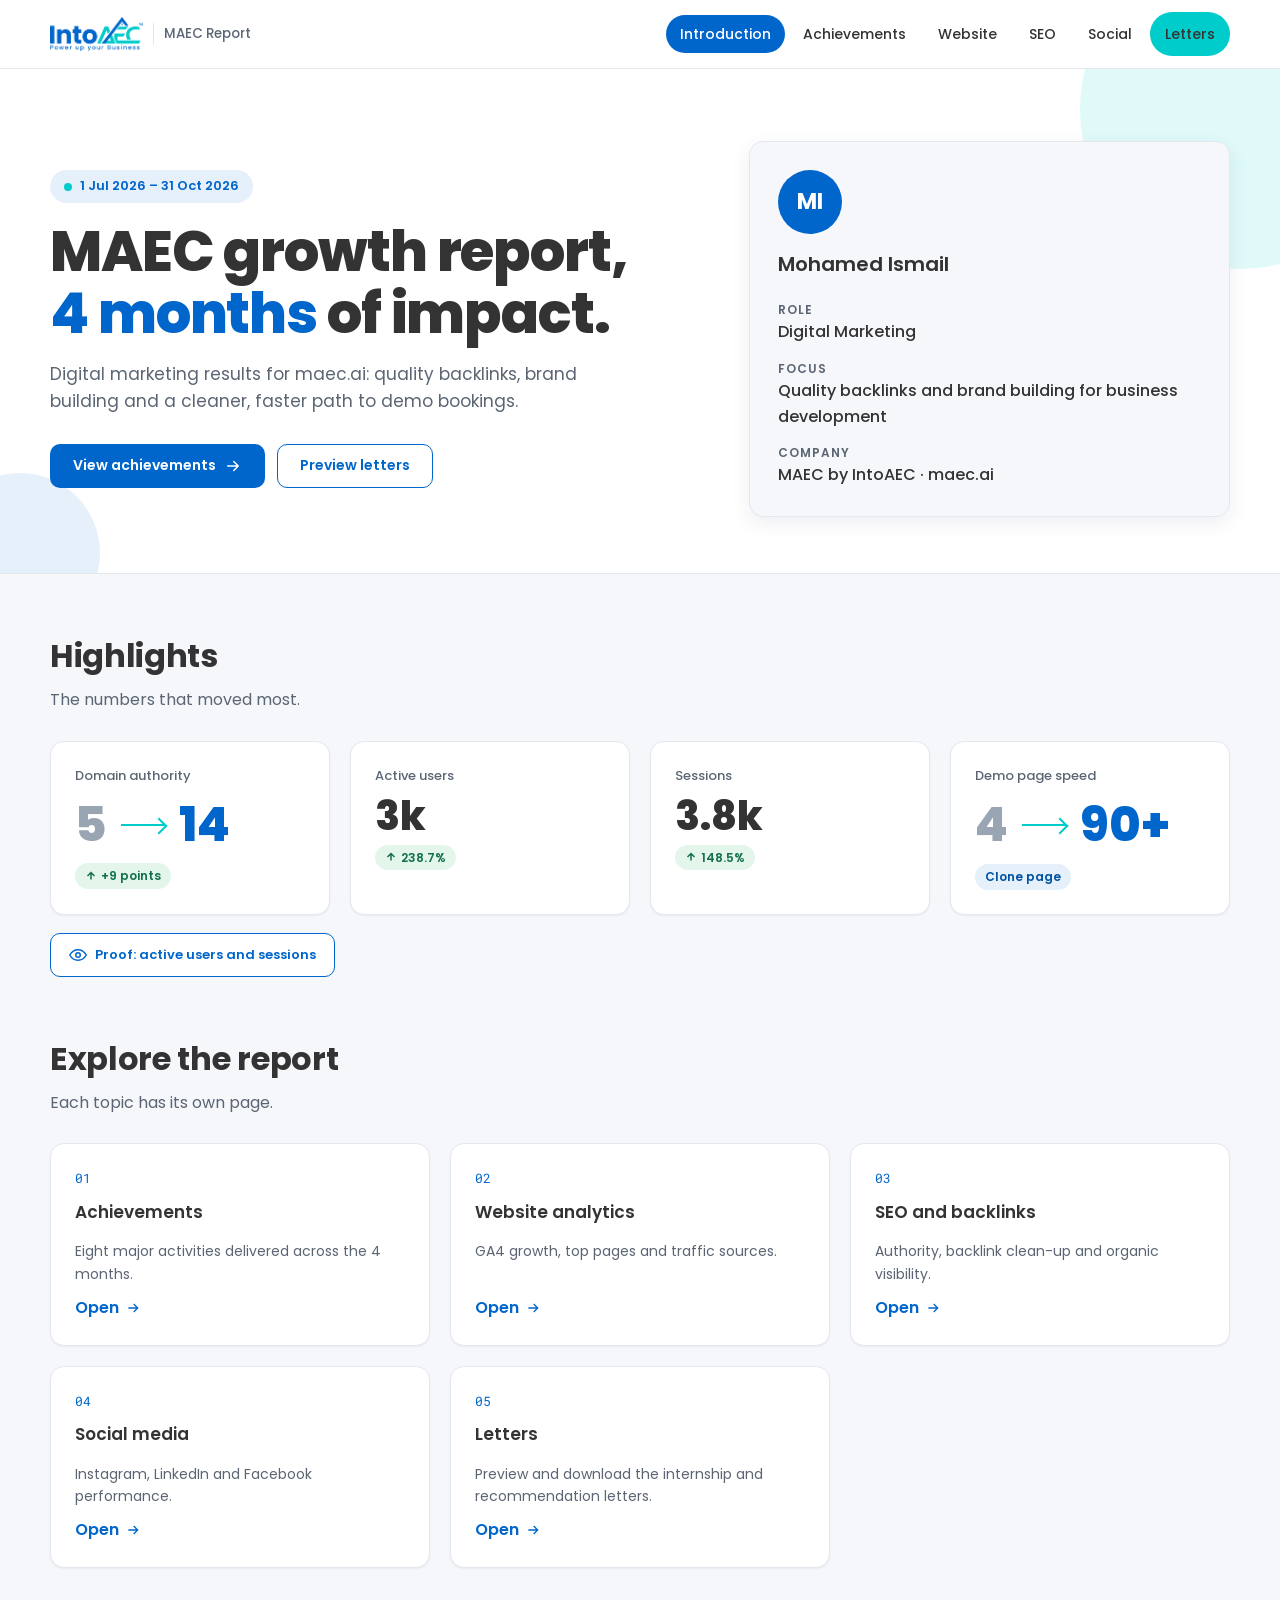
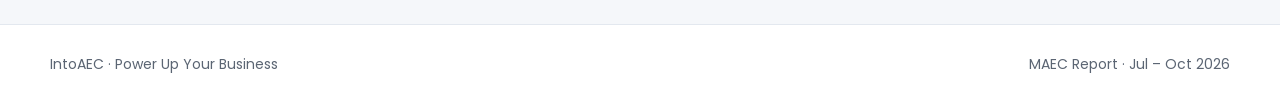
<file: index.html>
<!doctype html>
<html lang="en">
<head>
<meta charset="utf-8">
<meta name="viewport" content="width=device-width,initial-scale=1">
<title>MAEC Performance Report | Introduction</title>
<link rel="icon" href="assets/logo-mark.png">
<link rel="stylesheet" href="styles.css">
</head>
<body>
<header class="site-header"><div class="wrap">
  <a class="brand" href="index.html"><img src="assets/logo.png" alt="IntoAEC"><small>MAEC Report</small></a>
  <button class="menu-btn" aria-label="Open menu" aria-expanded="false"><span></span><span></span><span></span></button>
  <nav class="nav" aria-label="Main">
    <a href="index.html" aria-current="page">Introduction</a>
    <a href="achievements.html">Achievements</a>
    <a href="website.html">Website</a>
    <a href="seo.html">SEO</a>
    <a href="social.html">Social</a>
    <a class="btn btn-secondary btn-sm" href="letters.html">Letters</a>
  </nav>
</div></header>

<main>
<section class="hero">
  <span class="hero-shape a"></span><span class="hero-shape b"></span>
  <div class="wrap">
    <div>
      <span class="eyebrow reveal"><i></i>1 Jul 2026 – 31 Oct 2026</span>
      <h1 class="reveal" style="--d:.1s">MAEC growth report,<br><em>4 months</em> of impact.</h1>
      <p class="lead reveal" style="--d:.2s">Digital marketing results for maec.ai: quality backlinks, brand building and a cleaner, faster path to demo bookings.</p>
      <div class="cta-row reveal" style="--d:.3s">
        <a class="btn btn-primary" href="achievements.html">View achievements
          <svg viewBox="0 0 24 24"><path d="M5 12h14M13 6l6 6-6 6"/></svg></a>
        <a class="btn btn-outline" href="letters.html">Preview letters</a>
      </div>
    </div>
    <aside class="profile-card reveal" style="--d:.25s" aria-label="Intern profile">
      <div class="avatar" aria-hidden="true">MI</div>
      <h3 style="margin-top:14px;font-size:20px">Mohamed Ismail</h3>
      <dl>
        <div><dt>Role</dt><dd>Digital Marketing</dd></div>
        <div><dt>Focus</dt><dd>Quality backlinks and brand building for business development</dd></div>
        <div><dt>Company</dt><dd>MAEC by IntoAEC · maec.ai</dd></div>
      </dl>
    </aside>
  </div>
</section>

<section class="block">
  <div class="wrap">
    <div class="sec-head reveal"><h2>Highlights</h2><p>The numbers that moved most.</p></div>
    <div class="grid g4">
      <div class="card stat reveal"><div class="label">Domain authority</div>
        <div class="growth"><span class="from">5</span><span class="arrow"></span><span class="to">14</span></div>
        <span class="chip"><svg viewBox="0 0 24 24"><path d="M12 19V5M5 12l7-7 7 7"/></svg>+9 points</span></div>
      <div class="card stat reveal" style="--d:.08s"><div class="label">Active users</div>
        <div class="value" data-count="3" data-suf="k">3k</div>
        <span class="chip"><svg viewBox="0 0 24 24"><path d="M12 19V5M5 12l7-7 7 7"/></svg>238.7%</span></div>
      <div class="card stat reveal" style="--d:.16s"><div class="label">Sessions</div>
        <div class="value" data-count="3.8" data-dec="1" data-suf="k">3.8k</div>
        <span class="chip"><svg viewBox="0 0 24 24"><path d="M12 19V5M5 12l7-7 7 7"/></svg>148.5%</span></div>
      <div class="card stat reveal" style="--d:.24s"><div class="label">Demo page speed</div>
        <div class="growth"><span class="from">4</span><span class="arrow"></span><span class="to">90+</span></div>
        <span class="chip blue">Clone page</span></div>
    </div>
    <div class="proof-row reveal"><button type="button" class="btn btn-outline btn-sm" data-proof="assets/proofs/ga4-home.png" data-title="GA4 Home · MAEC Mexico" data-note="Google Analytics 4, MAEC Mexico property, 1 Jul – 31 Oct 2026, compared with the previous period." data-alt="GA4 home screen for the MAEC Mexico property showing 3k active users up 238.7 percent and 3.8k sessions up 148.5 percent for 1 Jul to 31 Oct 2026"><svg viewBox="0 0 24 24"><path d="M1 12s4-7 11-7 11 7 11 7-4 7-11 7S1 12 1 12z"/><circle cx="12" cy="12" r="3"/></svg>Proof: active users and sessions</button></div>
  </div>
</section>

<section class="block" style="padding-top:0">
  <div class="wrap">
    <div class="sec-head reveal"><h2>Explore the report</h2><p>Each topic has its own page.</p></div>
    <div class="grid g3">
      <a class="card hover navcard reveal" href="achievements.html"><span class="num">01</span><h3>Achievements</h3><p>Eight major activities delivered across the 4 months.</p><span class="go">Open <svg viewBox="0 0 24 24"><path d="M5 12h14M13 6l6 6-6 6"/></svg></span></a>
      <a class="card hover navcard reveal" style="--d:.08s" href="website.html"><span class="num">02</span><h3>Website analytics</h3><p>GA4 growth, top pages and traffic sources.</p><span class="go">Open <svg viewBox="0 0 24 24"><path d="M5 12h14M13 6l6 6-6 6"/></svg></span></a>
      <a class="card hover navcard reveal" style="--d:.16s" href="seo.html"><span class="num">03</span><h3>SEO and backlinks</h3><p>Authority, backlink clean-up and organic visibility.</p><span class="go">Open <svg viewBox="0 0 24 24"><path d="M5 12h14M13 6l6 6-6 6"/></svg></span></a>
      <a class="card hover navcard reveal" href="social.html"><span class="num">04</span><h3>Social media</h3><p>Instagram, LinkedIn and Facebook performance.</p><span class="go">Open <svg viewBox="0 0 24 24"><path d="M5 12h14M13 6l6 6-6 6"/></svg></span></a>
      <a class="card hover navcard reveal" style="--d:.08s" href="letters.html"><span class="num">05</span><h3>Letters</h3><p>Preview and download the internship and recommendation letters.</p><span class="go">Open <svg viewBox="0 0 24 24"><path d="M5 12h14M13 6l6 6-6 6"/></svg></span></a>
    </div>
  </div>
</section>
</main>

<footer class="site-footer"><div class="wrap"><span>IntoAEC · Power Up Your Business</span><span>MAEC Report · Jul – Oct 2026</span></div></footer>
<script src="app.js"></script>
</body>
</html>
</file>
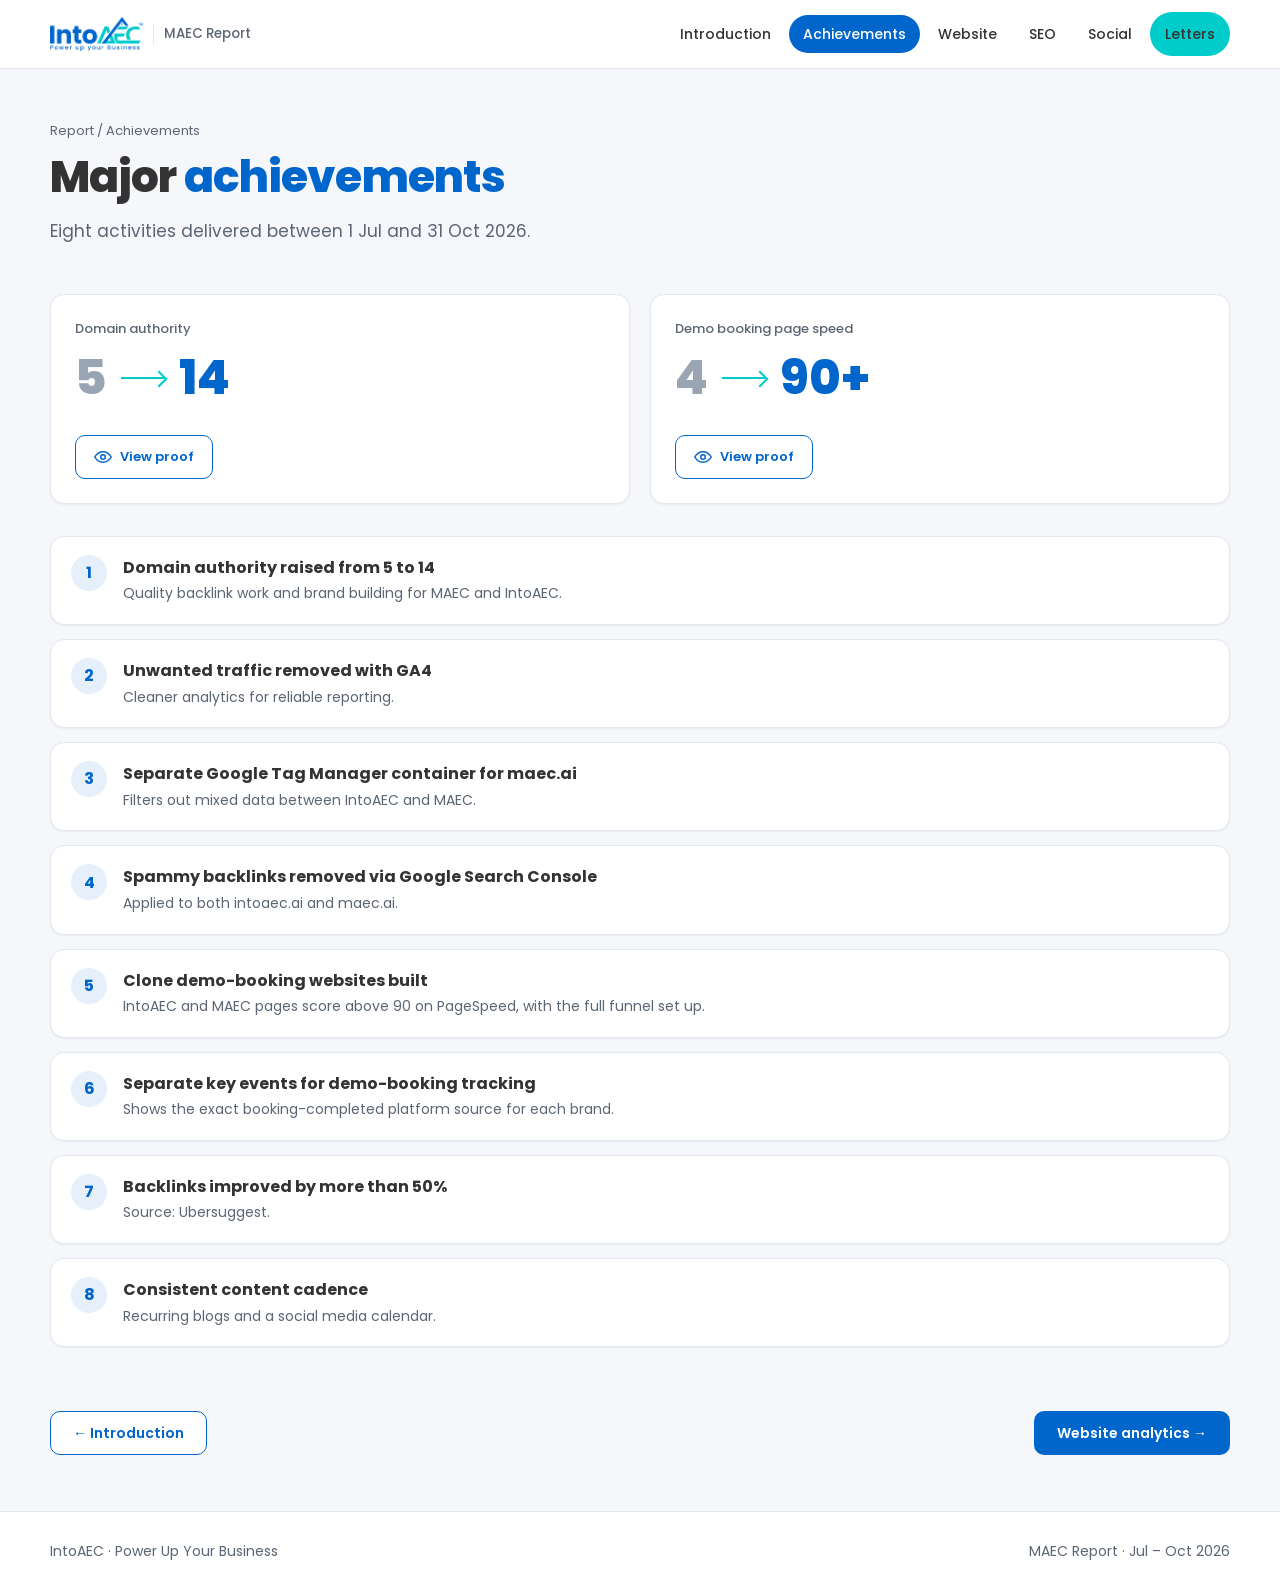
<file: achievements.html>
<!doctype html>
<html lang="en">
<head>
<meta charset="utf-8">
<meta name="viewport" content="width=device-width,initial-scale=1">
<title>MAEC Performance Report | Achievements</title>
<link rel="icon" href="assets/logo-mark.png">
<link rel="stylesheet" href="styles.css">
</head>
<body>
<header class="site-header"><div class="wrap">
  <a class="brand" href="index.html"><img src="assets/logo.png" alt="IntoAEC"><small>MAEC Report</small></a>
  <button class="menu-btn" aria-label="Open menu" aria-expanded="false"><span></span><span></span><span></span></button>
  <nav class="nav" aria-label="Main">
    <a href="index.html">Introduction</a>
    <a href="achievements.html" aria-current="page">Achievements</a>
    <a href="website.html">Website</a>
    <a href="seo.html">SEO</a>
    <a href="social.html">Social</a>
    <a class="btn btn-secondary btn-sm" href="letters.html">Letters</a>
  </nav>
</div></header>

<main class="wrap">
  <div class="page-title reveal">
    <span class="crumb">Report / Achievements</span>
    <h1>Major <em>achievements</em></h1>
    <p class="lead">Eight activities delivered between 1 Jul and 31 Oct 2026.</p>
  </div>

  <section class="block" style="padding-top:24px">
    <div class="grid g2" style="margin-bottom:32px">
      <div class="card stat reveal"><div class="label">Domain authority</div>
        <div class="growth"><span class="from">5</span><span class="arrow"></span><span class="to">14</span></div><div class="proof-row"><button type="button" class="btn btn-outline btn-sm" data-proof="assets/proofs/domain-authority.png" data-title="Moz · Domain authority" data-note="Moz Free Domain Authority Checker for intoaec.ai: Domain Authority 14, 120 linking root domains, 70 ranking keywords." data-alt="Moz Domain Authority Checker results for intoaec.ai showing Domain Authority 14, 120 linking root domains and 70 ranking keywords"><svg viewBox="0 0 24 24"><path d="M1 12s4-7 11-7 11 7 11 7-4 7-11 7S1 12 1 12z"/><circle cx="12" cy="12" r="3"/></svg>View proof</button></div></div>
      <div class="card stat reveal" style="--d:.1s"><div class="label">Demo booking page speed</div>
        <div class="growth"><span class="from">4</span><span class="arrow"></span><span class="to">90+</span></div><div class="proof-row"><button type="button" class="btn btn-outline btn-sm" data-proof="assets/proofs/pagespeed-before-after.png" data-title="PageSpeed · Before and after" data-note="Google PageSpeed Insights, mobile, report of 12 Nov 2026. Before: maec.ai/solicitar-demo, performance 7. After: demo-booking-maec.vercel.app, performance 98." data-alt="PageSpeed Insights mobile comparison. Before, maec.ai solicitar-demo scores 7 for performance. After, the new demo booking page scores 98 for performance, 96 accessibility and 100 best practices"><svg viewBox="0 0 24 24"><path d="M1 12s4-7 11-7 11 7 11 7-4 7-11 7S1 12 1 12z"/><circle cx="12" cy="12" r="3"/></svg>View proof</button></div></div>
    </div>

    <ol class="steps">
      <li class="reveal"><div><b>Domain authority raised from 5 to 14</b><span>Quality backlink work and brand building for MAEC and IntoAEC.</span></div></li>
      <li class="reveal"><div><b>Unwanted traffic removed with GA4</b><span>Cleaner analytics for reliable reporting.</span></div></li>
      <li class="reveal"><div><b>Separate Google Tag Manager container for maec.ai</b><span>Filters out mixed data between IntoAEC and MAEC.</span></div></li>
      <li class="reveal"><div><b>Spammy backlinks removed via Google Search Console</b><span>Applied to both intoaec.ai and maec.ai.</span></div></li>
      <li class="reveal"><div><b>Clone demo-booking websites built</b><span>IntoAEC and MAEC pages score above 90 on PageSpeed, with the full funnel set up.</span></div></li>
      <li class="reveal"><div><b>Separate key events for demo-booking tracking</b><span>Shows the exact booking-completed platform source for each brand.</span></div></li>
      <li class="reveal"><div><b>Backlinks improved by more than 50%</b><span>Source: Ubersuggest.</span></div></li>
      <li class="reveal"><div><b>Consistent content cadence</b><span>Recurring blogs and a social media calendar.</span></div></li>
    </ol>
  </section>

  <div class="pager">
    <a class="btn btn-outline" href="index.html">← Introduction</a>
    <a class="btn btn-primary" href="website.html">Website analytics →</a>
  </div>
</main>

<footer class="site-footer"><div class="wrap"><span>IntoAEC · Power Up Your Business</span><span>MAEC Report · Jul – Oct 2026</span></div></footer>
<script src="app.js"></script>
</body>
</html>
</file>
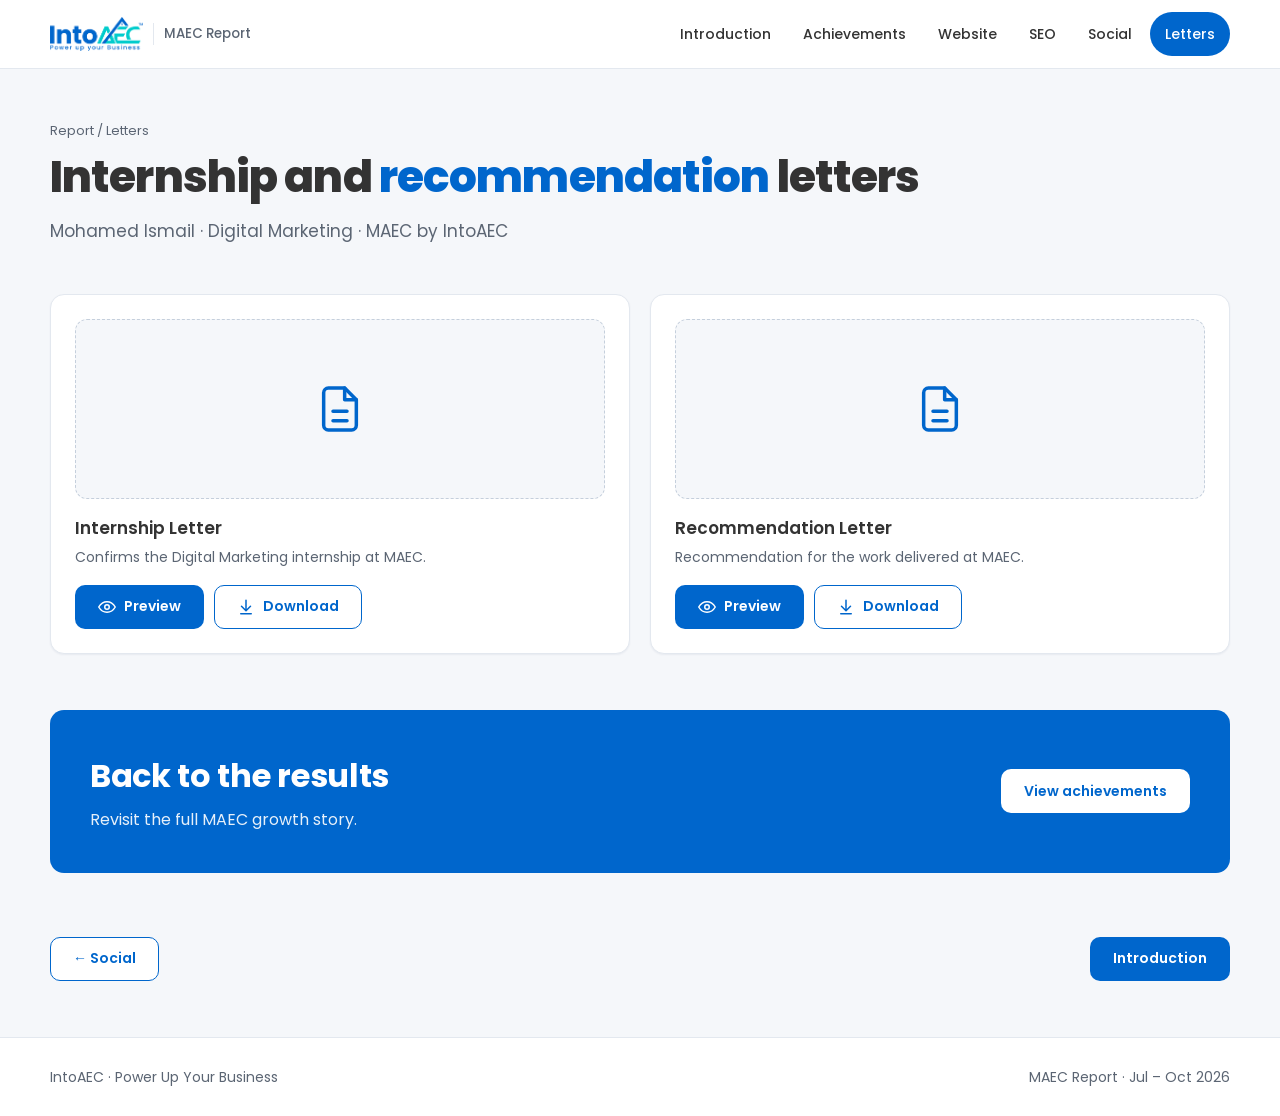
<file: letters.html>
<!doctype html>
<html lang="en">
<head>
<meta charset="utf-8">
<meta name="viewport" content="width=device-width,initial-scale=1">
<title>MAEC Performance Report | Letters</title>
<link rel="icon" href="assets/logo-mark.png">
<link rel="stylesheet" href="styles.css">
</head>
<body>
<header class="site-header"><div class="wrap">
  <a class="brand" href="index.html"><img src="assets/logo.png" alt="IntoAEC"><small>MAEC Report</small></a>
  <button class="menu-btn" aria-label="Open menu" aria-expanded="false"><span></span><span></span><span></span></button>
  <nav class="nav" aria-label="Main">
    <a href="index.html">Introduction</a>
    <a href="achievements.html">Achievements</a>
    <a href="website.html">Website</a>
    <a href="seo.html">SEO</a>
    <a href="social.html">Social</a>
    <a class="btn btn-secondary btn-sm" href="letters.html" aria-current="page">Letters</a>
  </nav>
</div></header>

<main class="wrap">
  <div class="page-title reveal">
    <span class="crumb">Report / Letters</span>
    <h1>Internship and <em>recommendation</em> letters</h1>
    <p class="lead">Mohamed Ismail · Digital Marketing · MAEC by IntoAEC</p>
  </div>

  <section class="block" style="padding-top:24px">
    <div class="grid g2">
      <article class="card letter reveal">
        <div class="doc"><svg viewBox="0 0 24 24" stroke-linecap="round" stroke-linejoin="round"><path d="M14 3H7a2 2 0 0 0-2 2v14a2 2 0 0 0 2 2h10a2 2 0 0 0 2-2V8z"/><path d="M14 3v5h5M9 13h6M9 17h6"/></svg></div>
        <div><h3>Internship Letter</h3><p style="margin:0;color:var(--muted);font-size:14px">Confirms the Digital Marketing internship at MAEC.</p></div>
        <div class="actions">
          <button class="btn btn-primary" data-preview="assets/letters/internship-letter.pdf" data-title="Internship Letter">
            <svg viewBox="0 0 24 24"><path d="M1 12s4-7 11-7 11 7 11 7-4 7-11 7S1 12 1 12z"/><circle cx="12" cy="12" r="3"/></svg>Preview</button>
          <a class="btn btn-outline" href="assets/letters/internship-letter.pdf" download>
            <svg viewBox="0 0 24 24"><path d="M12 3v12M6 11l6 6 6-6M5 21h14"/></svg>Download</a>
        </div>
      </article>
      <article class="card letter reveal" style="--d:.1s">
        <div class="doc"><svg viewBox="0 0 24 24" stroke-linecap="round" stroke-linejoin="round"><path d="M14 3H7a2 2 0 0 0-2 2v14a2 2 0 0 0 2 2h10a2 2 0 0 0 2-2V8z"/><path d="M14 3v5h5M9 13h6M9 17h6"/></svg></div>
        <div><h3>Recommendation Letter</h3><p style="margin:0;color:var(--muted);font-size:14px">Recommendation for the work delivered at MAEC.</p></div>
        <div class="actions">
          <button class="btn btn-primary" data-preview="assets/letters/recommendation-letter.pdf" data-title="Recommendation Letter">
            <svg viewBox="0 0 24 24"><path d="M1 12s4-7 11-7 11 7 11 7-4 7-11 7S1 12 1 12z"/><circle cx="12" cy="12" r="3"/></svg>Preview</button>
          <a class="btn btn-outline" href="assets/letters/recommendation-letter.pdf" download>
            <svg viewBox="0 0 24 24"><path d="M12 3v12M6 11l6 6 6-6M5 21h14"/></svg>Download</a>
        </div>
      </article>
    </div>
  </section>

  <section class="block" style="padding-top:0">
    <div class="cta-band reveal">
      <div><h2>Back to the results</h2><p>Revisit the full MAEC growth story.</p></div>
      <a class="btn btn-light" href="achievements.html">View achievements</a>
    </div>
  </section>

  <div class="pager">
    <a class="btn btn-outline" href="social.html">← Social</a>
    <a class="btn btn-primary" href="index.html">Introduction</a>
  </div>
</main>

<div class="modal" id="preview-modal" role="dialog" aria-modal="true" aria-label="Letter preview">
  <div class="modal-box">
    <div class="modal-bar">
      <b>Letter</b>
      <a class="btn btn-outline btn-sm dl" href="#" download>Download</a>
      <button class="btn btn-primary btn-sm close">Close</button>
    </div>
    <iframe title="Letter preview" src="about:blank"></iframe>
  </div>
</div>

<footer class="site-footer"><div class="wrap"><span>IntoAEC · Power Up Your Business</span><span>MAEC Report · Jul – Oct 2026</span></div></footer>
<script src="app.js"></script>
</body>
</html>
</file>
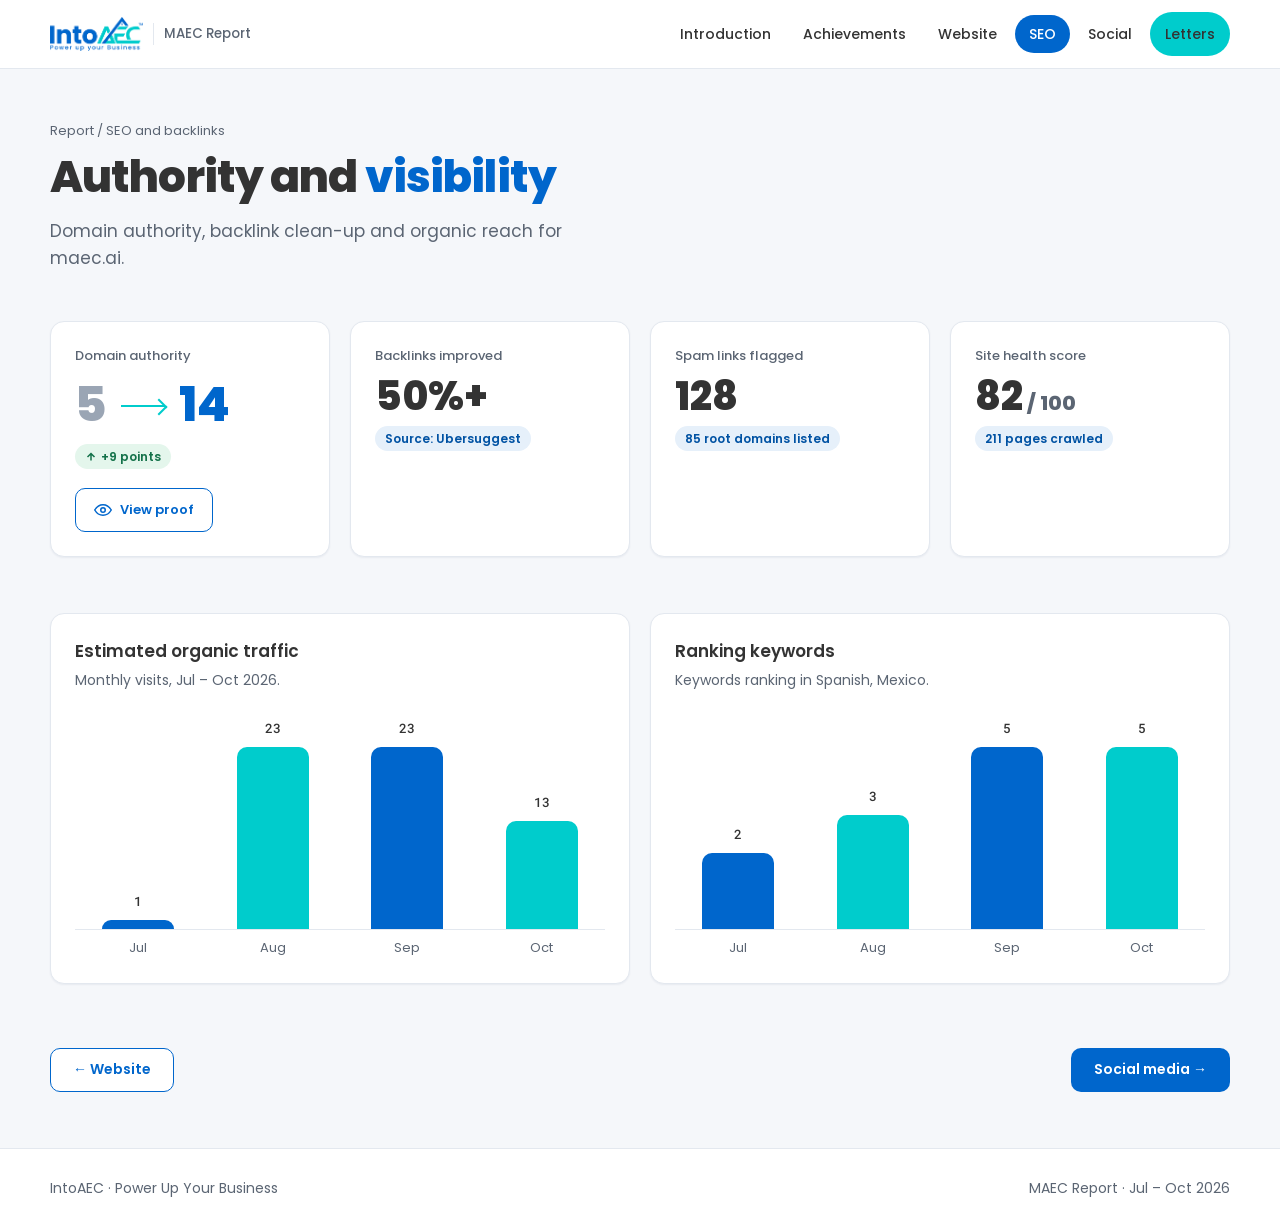
<file: seo.html>
<!doctype html>
<html lang="en">
<head>
<meta charset="utf-8">
<meta name="viewport" content="width=device-width,initial-scale=1">
<title>MAEC Performance Report | SEO</title>
<link rel="icon" href="assets/logo-mark.png">
<link rel="stylesheet" href="styles.css">
</head>
<body>
<header class="site-header"><div class="wrap">
  <a class="brand" href="index.html"><img src="assets/logo.png" alt="IntoAEC"><small>MAEC Report</small></a>
  <button class="menu-btn" aria-label="Open menu" aria-expanded="false"><span></span><span></span><span></span></button>
  <nav class="nav" aria-label="Main">
    <a href="index.html">Introduction</a>
    <a href="achievements.html">Achievements</a>
    <a href="website.html">Website</a>
    <a href="seo.html" aria-current="page">SEO</a>
    <a href="social.html">Social</a>
    <a class="btn btn-secondary btn-sm" href="letters.html">Letters</a>
  </nav>
</div></header>

<main class="wrap">
  <div class="page-title reveal">
    <span class="crumb">Report / SEO and backlinks</span>
    <h1>Authority and <em>visibility</em></h1>
    <p class="lead">Domain authority, backlink clean-up and organic reach for maec.ai.</p>
  </div>

  <section class="block" style="padding-top:24px">
    <div class="grid g4">
      <div class="card stat reveal"><div class="label">Domain authority</div>
        <div class="growth"><span class="from">5</span><span class="arrow"></span><span class="to">14</span></div>
        <span class="chip"><svg viewBox="0 0 24 24"><path d="M12 19V5M5 12l7-7 7 7"/></svg>+9 points</span>
        <div class="proof-row"><button type="button" class="btn btn-outline btn-sm" data-proof="assets/proofs/domain-authority.png" data-title="Moz · Domain authority" data-note="Moz Free Domain Authority Checker for intoaec.ai: Domain Authority 14, 120 linking root domains, 70 ranking keywords." data-alt="Moz Domain Authority Checker results for intoaec.ai showing Domain Authority 14, 120 linking root domains and 70 ranking keywords"><svg viewBox="0 0 24 24"><path d="M1 12s4-7 11-7 11 7 11 7-4 7-11 7S1 12 1 12z"/><circle cx="12" cy="12" r="3"/></svg>View proof</button></div></div>
      <div class="card stat reveal" style="--d:.08s"><div class="label">Backlinks improved</div>
        <div class="value" data-count="50" data-suf="%+">50%+</div>
        <span class="chip blue">Source: Ubersuggest</span></div>
      <div class="card stat reveal" style="--d:.16s"><div class="label">Spam links flagged</div>
        <div class="value" data-count="129">129</div>
        <span class="chip blue">85 root domains listed</span></div>
      <div class="card stat reveal" style="--d:.24s"><div class="label">Site health score</div>
        <div class="value"><span data-count="83">83</span><span style="font-size:20px;color:var(--muted)"> / 100</span></div>
        <span class="chip blue">211 pages crawled</span></div>
    </div>
  </section>

  <section class="block" style="padding-top:0">
    <div class="grid g2">
      <div class="card reveal">
        <h3>Estimated organic traffic</h3>
        <p style="margin:0 0 18px;color:var(--muted);font-size:14px">Monthly visits, Jul – Oct 2026.</p>
        <div class="cols">
          <div class="col"><span class="n">1</span><div class="fill" style="--h:4%"></div></div>
          <div class="col"><span class="n">23</span><div class="fill" style="--h:90%"></div></div>
          <div class="col"><span class="n">23</span><div class="fill" style="--h:90%"></div></div>
          <div class="col"><span class="n">13</span><div class="fill" style="--h:51%"></div></div>
        </div>
        <div class="col-labels"><span>Jul</span><span>Aug</span><span>Sep</span><span>Oct</span></div>
      </div>
      <div class="card reveal" style="--d:.1s">
        <h3>Ranking keywords</h3>
        <p style="margin:0 0 18px;color:var(--muted);font-size:14px">Keywords ranking in Spanish, Mexico.</p>
        <div class="cols">
          <div class="col"><span class="n">2</span><div class="fill" style="--h:36%"></div></div>
          <div class="col"><span class="n">3</span><div class="fill" style="--h:54%"></div></div>
          <div class="col"><span class="n">5</span><div class="fill" style="--h:90%"></div></div>
          <div class="col"><span class="n">5</span><div class="fill" style="--h:90%"></div></div>
        </div>
        <div class="col-labels"><span>Jul</span><span>Aug</span><span>Sep</span><span>Oct</span></div>
      </div>
    </div>
  </section>

  <div class="pager">
    <a class="btn btn-outline" href="website.html">← Website</a>
    <a class="btn btn-primary" href="social.html">Social media →</a>
  </div>
</main>

<footer class="site-footer"><div class="wrap"><span>IntoAEC · Power Up Your Business</span><span>MAEC Report · Jul – Oct 2026</span></div></footer>
<script src="app.js"></script>
</body>
</html>
</file>
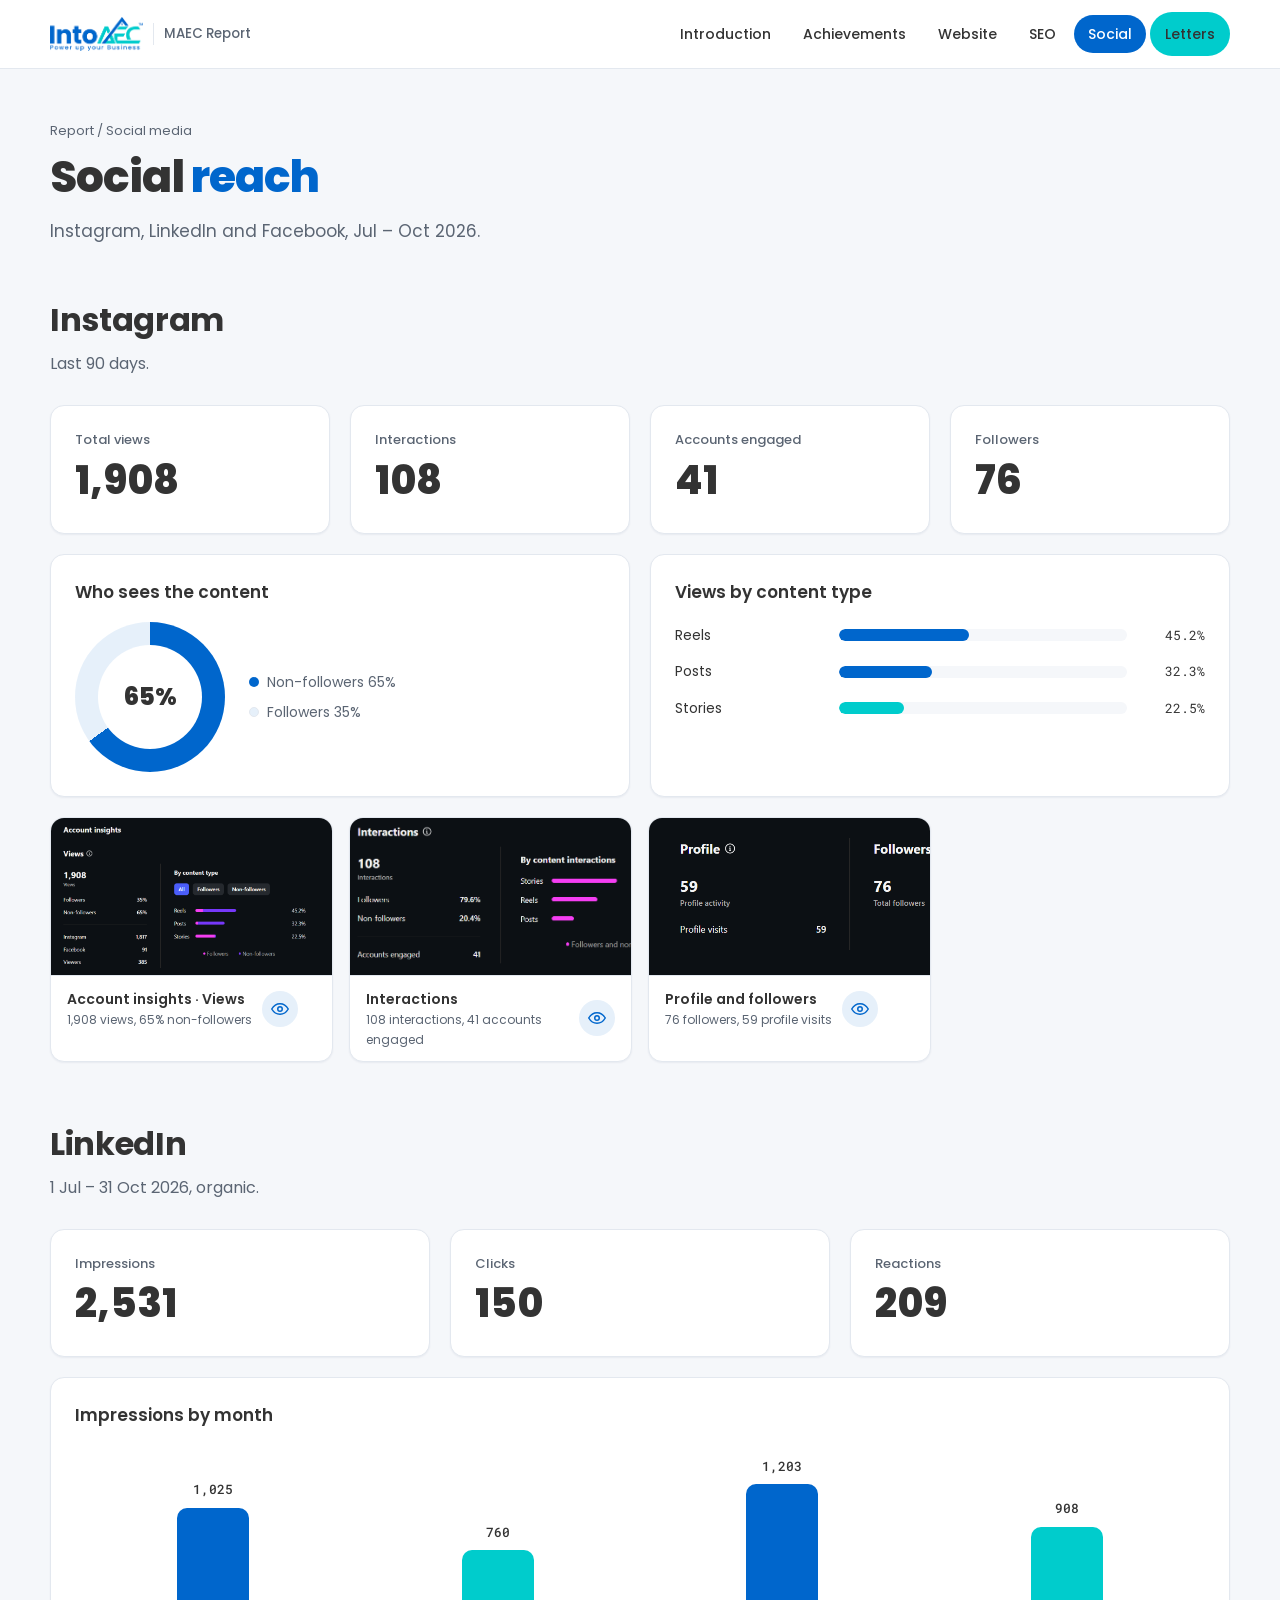
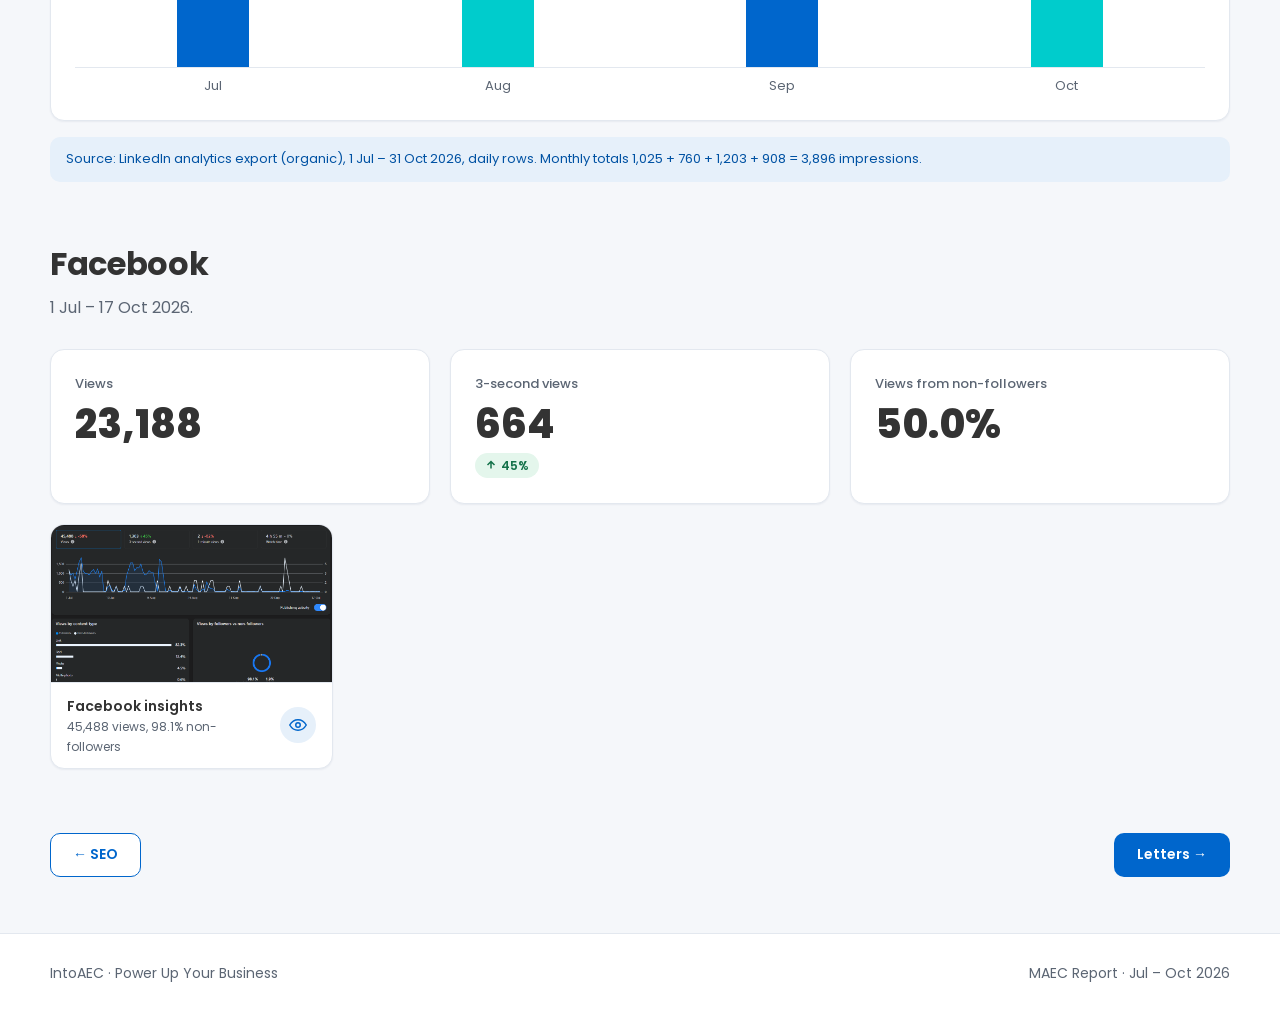
<file: social.html>
<!doctype html>
<html lang="en">
<head>
<meta charset="utf-8">
<meta name="viewport" content="width=device-width,initial-scale=1">
<title>MAEC Performance Report | Social</title>
<link rel="icon" href="assets/logo-mark.png">
<link rel="stylesheet" href="styles.css">
</head>
<body>
<header class="site-header"><div class="wrap">
  <a class="brand" href="index.html"><img src="assets/logo.png" alt="IntoAEC"><small>MAEC Report</small></a>
  <button class="menu-btn" aria-label="Open menu" aria-expanded="false"><span></span><span></span><span></span></button>
  <nav class="nav" aria-label="Main">
    <a href="index.html">Introduction</a>
    <a href="achievements.html">Achievements</a>
    <a href="website.html">Website</a>
    <a href="seo.html">SEO</a>
    <a href="social.html" aria-current="page">Social</a>
    <a class="btn btn-secondary btn-sm" href="letters.html">Letters</a>
  </nav>
</div></header>

<main class="wrap">
  <div class="page-title reveal">
    <span class="crumb">Report / Social media</span>
    <h1>Social <em>reach</em></h1>
    <p class="lead">Instagram, LinkedIn and Facebook, Jul – Oct 2026.</p>
  </div>

  <section class="block" style="padding-top:24px">
    <div class="sec-head reveal"><h2>Instagram</h2><p>Last 90 days.</p></div>
    <div class="grid g4">
      <div class="card stat reveal"><div class="label">Total views</div><div class="value" data-count="1908">1,908</div></div>
      <div class="card stat reveal" style="--d:.08s"><div class="label">Interactions</div><div class="value" data-count="108">108</div></div>
      <div class="card stat reveal" style="--d:.16s"><div class="label">Accounts engaged</div><div class="value" data-count="41">41</div></div>
      <div class="card stat reveal" style="--d:.24s"><div class="label">Followers</div><div class="value" data-count="76">76</div></div>
    </div>
    <div class="grid g2" style="margin-top:20px">
      <div class="card reveal">
        <h3>Who sees the content</h3>
        <div class="donut-wrap" style="margin-top:16px">
          <div class="donut" style="--p:65" data-label="65%" role="img" aria-label="65% of views from non-followers"></div>
          <div class="legend"><span><i style="background:var(--ocean)"></i>Non-followers 65%</span><span><i style="background:var(--ocean-tint);border:1px solid var(--line)"></i>Followers 35%</span></div>
        </div>
      </div>
      <div class="card reveal" style="--d:.1s">
        <h3>Views by content type</h3>
        <div class="bars" style="margin-top:18px">
          <div class="bar-row"><span>Reels</span><div class="bar-track"><div class="bar-fill" style="--w:45.2%"></div></div><span class="pct">45.2%</span></div>
          <div class="bar-row"><span>Posts</span><div class="bar-track"><div class="bar-fill" style="--w:32.3%"></div></div><span class="pct">32.3%</span></div>
          <div class="bar-row"><span>Stories</span><div class="bar-track"><div class="bar-fill lagoon" style="--w:22.5%"></div></div><span class="pct">22.5%</span></div>
        </div>
      </div>
    </div>
    <div class="proofs">
      <button type="button" class="proof reveal" data-proof="assets/proofs/ig-views.png" data-title="Account insights · Views" data-note="Instagram Insights, last 90 days. Views 1,908: followers 35%, non-followers 65%. Reels 45.2%, posts 32.3%, stories 22.5%." data-alt="Instagram account insights showing 1,908 views, 35 percent from followers and 65 percent from non-followers, split by reels 45.2 percent, posts 32.3 percent and stories 22.5 percent"><span class="thumb"><img src="assets/proofs/ig-views.png" alt="" loading="lazy" draggable="false"></span><span class="meta"><span><b>Account insights · Views</b><small>1,908 views, 65% non-followers</small></span><span class="eye"><svg viewBox="0 0 24 24"><path d="M1 12s4-7 11-7 11 7 11 7-4 7-11 7S1 12 1 12z"/><circle cx="12" cy="12" r="3"/></svg></span></span></button>
      <button type="button" class="proof reveal" style="--d:.08s" data-proof="assets/proofs/ig-interactions.png" data-title="Interactions" data-note="Instagram Insights, last 90 days. 108 interactions, 41 accounts engaged. By content: stories 49.1%, reels 34.3%, posts 16.7%." data-alt="Instagram interactions panel showing 108 interactions, 41 accounts engaged, and stories 49.1 percent, reels 34.3 percent, posts 16.7 percent"><span class="thumb"><img src="assets/proofs/ig-interactions.png" alt="" loading="lazy" draggable="false"></span><span class="meta"><span><b>Interactions</b><small>108 interactions, 41 accounts engaged</small></span><span class="eye"><svg viewBox="0 0 24 24"><path d="M1 12s4-7 11-7 11 7 11 7-4 7-11 7S1 12 1 12z"/><circle cx="12" cy="12" r="3"/></svg></span></span></button>
      <button type="button" class="proof reveal" style="--d:.16s" data-proof="assets/proofs/ig-followers.png" data-title="Profile and followers" data-note="Instagram Insights, last 90 days. 76 total followers, 59 profile visits." data-alt="Instagram profile panel showing 59 profile activity and 76 total followers"><span class="thumb"><img src="assets/proofs/ig-followers.png" alt="" loading="lazy" draggable="false"></span><span class="meta"><span><b>Profile and followers</b><small>76 followers, 59 profile visits</small></span><span class="eye"><svg viewBox="0 0 24 24"><path d="M1 12s4-7 11-7 11 7 11 7-4 7-11 7S1 12 1 12z"/><circle cx="12" cy="12" r="3"/></svg></span></span></button>
    </div>
  </section>

  <section class="block" style="padding-top:0">
    <div class="sec-head reveal"><h2>LinkedIn</h2><p>1 Jul – 31 Oct 2026, organic.</p></div>
    <div class="grid g3">
      <div class="card stat reveal"><div class="label">Impressions</div><div class="value" data-count="3896">3,896</div></div>
      <div class="card stat reveal" style="--d:.08s"><div class="label">Clicks</div><div class="value" data-count="231">231</div></div>
      <div class="card stat reveal" style="--d:.16s"><div class="label">Reactions</div><div class="value" data-count="322">322</div></div>
    </div>
    <div class="card reveal" style="margin-top:20px">
      <h3>Impressions by month</h3>
      <div class="cols" style="margin-top:18px">
        <div class="col"><span class="n">1,025</span><div class="fill" style="--h:75%"></div></div>
        <div class="col"><span class="n">760</span><div class="fill" style="--h:55%"></div></div>
        <div class="col"><span class="n">1,203</span><div class="fill" style="--h:88%"></div></div>
        <div class="col"><span class="n">908</span><div class="fill" style="--h:66%"></div></div>
      </div>
      <div class="col-labels"><span>Jul</span><span>Aug</span><span>Sep</span><span>Oct</span></div>
    </div>
    <p class="source-note reveal">Source: LinkedIn analytics export (organic), 1 Jul – 31 Oct 2026, daily rows. Monthly totals 1,025 + 760 + 1,203 + 908 = 3,896 impressions.</p>
  </section>

  <section class="block" style="padding-top:0">
    <div class="sec-head reveal"><h2>Facebook</h2><p>1 Jul – 17 Oct 2026.</p></div>
    <div class="grid g3">
      <div class="card stat reveal"><div class="label">Views</div><div class="value" data-count="45488">45,488</div></div>
      <div class="card stat reveal" style="--d:.08s"><div class="label">3-second views</div><div class="value" data-count="1303">1,303</div><span class="chip"><svg viewBox="0 0 24 24"><path d="M12 19V5M5 12l7-7 7 7"/></svg>45%</span></div>
      <div class="card stat reveal" style="--d:.16s"><div class="label">Views from non-followers</div><div class="value" data-count="98.1" data-dec="1" data-suf="%">98.1%</div></div>
    </div>
    <div class="proofs">
      <button type="button" class="proof reveal" data-proof="assets/proofs/facebook-insights.png" data-title="Facebook insights" data-note="Facebook Insights, 1 Jul – 17 Oct 2026. Views 45,488, 3-second views 1,303 (up 45%), views from non-followers 98.1%." data-alt="Facebook insights showing 45,488 views, 1,303 three-second views up 45 percent, and 98.1 percent of views from non-followers"><span class="thumb"><img src="assets/proofs/facebook-insights.png" alt="" loading="lazy" draggable="false"></span><span class="meta"><span><b>Facebook insights</b><small>45,488 views, 98.1% non-followers</small></span><span class="eye"><svg viewBox="0 0 24 24"><path d="M1 12s4-7 11-7 11 7 11 7-4 7-11 7S1 12 1 12z"/><circle cx="12" cy="12" r="3"/></svg></span></span></button>
    </div>
  </section>

  <div class="pager">
    <a class="btn btn-outline" href="seo.html">← SEO</a>
    <a class="btn btn-primary" href="letters.html">Letters →</a>
  </div>
</main>

<footer class="site-footer"><div class="wrap"><span>IntoAEC · Power Up Your Business</span><span>MAEC Report · Jul – Oct 2026</span></div></footer>
<script src="app.js"></script>
</body>
</html>
</file>
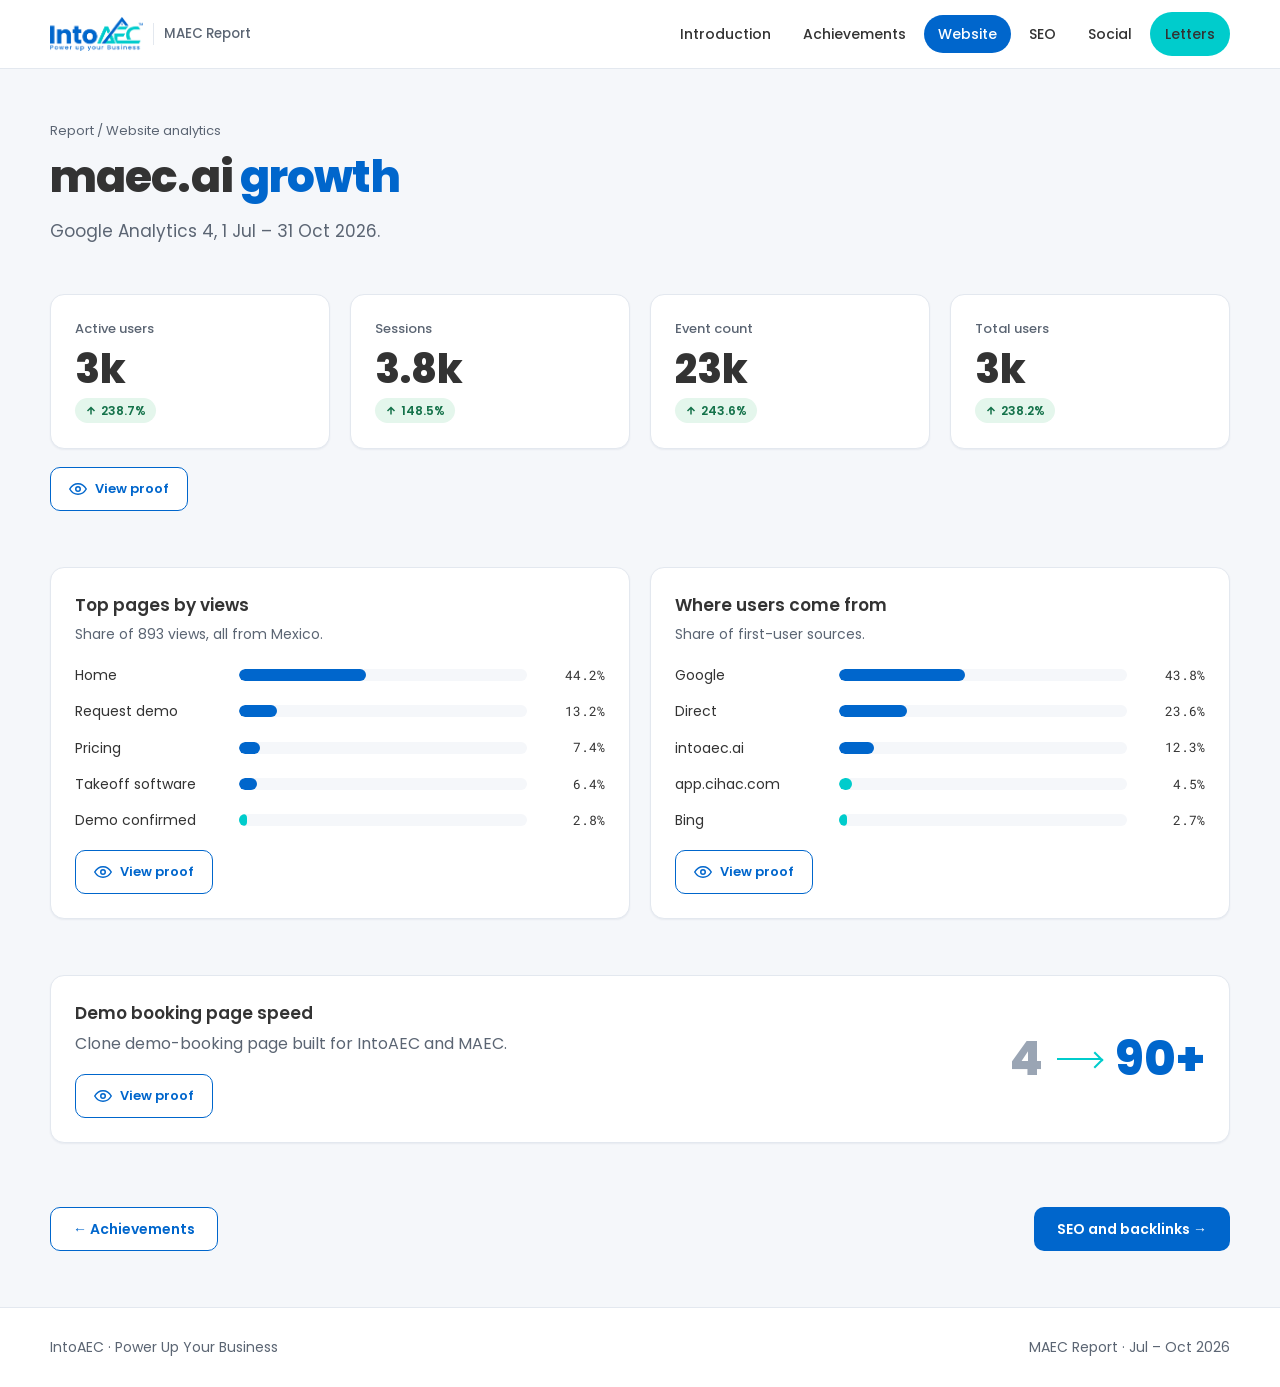
<file: website.html>
<!doctype html>
<html lang="en">
<head>
<meta charset="utf-8">
<meta name="viewport" content="width=device-width,initial-scale=1">
<title>MAEC Performance Report | Website</title>
<link rel="icon" href="assets/logo-mark.png">
<link rel="stylesheet" href="styles.css">
</head>
<body>
<header class="site-header"><div class="wrap">
  <a class="brand" href="index.html"><img src="assets/logo.png" alt="IntoAEC"><small>MAEC Report</small></a>
  <button class="menu-btn" aria-label="Open menu" aria-expanded="false"><span></span><span></span><span></span></button>
  <nav class="nav" aria-label="Main">
    <a href="index.html">Introduction</a>
    <a href="achievements.html">Achievements</a>
    <a href="website.html" aria-current="page">Website</a>
    <a href="seo.html">SEO</a>
    <a href="social.html">Social</a>
    <a class="btn btn-secondary btn-sm" href="letters.html">Letters</a>
  </nav>
</div></header>

<main class="wrap">
  <div class="page-title reveal">
    <span class="crumb">Report / Website analytics</span>
    <h1>maec.ai <em>growth</em></h1>
    <p class="lead">Google Analytics 4, 1 Jul – 31 Oct 2026.</p>
  </div>

  <section class="block" style="padding-top:24px">
    <div class="grid g4">
      <div class="card stat reveal"><div class="label">Active users</div><div class="value" data-count="3" data-suf="k">3k</div><span class="chip"><svg viewBox="0 0 24 24"><path d="M12 19V5M5 12l7-7 7 7"/></svg>238.7%</span></div>
      <div class="card stat reveal" style="--d:.08s"><div class="label">Sessions</div><div class="value" data-count="3.8" data-dec="1" data-suf="k">3.8k</div><span class="chip"><svg viewBox="0 0 24 24"><path d="M12 19V5M5 12l7-7 7 7"/></svg>148.5%</span></div>
      <div class="card stat reveal" style="--d:.16s"><div class="label">Event count</div><div class="value" data-count="23" data-suf="k">23k</div><span class="chip"><svg viewBox="0 0 24 24"><path d="M12 19V5M5 12l7-7 7 7"/></svg>243.6%</span></div>
      <div class="card stat reveal" style="--d:.24s"><div class="label">Total users</div><div class="value" data-count="3" data-suf="k">3k</div><span class="chip"><svg viewBox="0 0 24 24"><path d="M12 19V5M5 12l7-7 7 7"/></svg>238.2%</span></div>
    </div>
    <div class="proof-row reveal"><button type="button" class="btn btn-outline btn-sm" data-proof="assets/proofs/ga4-home.png" data-title="GA4 Home · MAEC Mexico" data-note="Google Analytics 4, MAEC Mexico property, 1 Jul – 31 Oct 2026, compared with the previous period." data-alt="GA4 home screen for the MAEC Mexico property showing 3k active users up 238.7 percent, 3.8k sessions up 148.5 percent, 23k events up 243.6 percent and 3k total users up 238.2 percent for 1 Jul to 31 Oct 2026"><svg viewBox="0 0 24 24"><path d="M1 12s4-7 11-7 11 7 11 7-4 7-11 7S1 12 1 12z"/><circle cx="12" cy="12" r="3"/></svg>View proof</button></div>
  </section>

  <section class="block" style="padding-top:0">
    <div class="grid g2">
      <div class="card reveal">
        <h3>Top pages by views</h3>
        <p style="margin:0 0 18px;color:var(--muted);font-size:14px">Share of 893 views, all from Mexico.</p>
        <div class="bars">
          <div class="bar-row"><span>Home</span><div class="bar-track"><div class="bar-fill" style="--w:44.2%"></div></div><span class="pct">44.2%</span></div>
          <div class="bar-row"><span>Request demo</span><div class="bar-track"><div class="bar-fill" style="--w:13.2%"></div></div><span class="pct">13.2%</span></div>
          <div class="bar-row"><span>Pricing</span><div class="bar-track"><div class="bar-fill" style="--w:7.4%"></div></div><span class="pct">7.4%</span></div>
          <div class="bar-row"><span>Takeoff software</span><div class="bar-track"><div class="bar-fill" style="--w:6.4%"></div></div><span class="pct">6.4%</span></div>
          <div class="bar-row"><span>Demo confirmed</span><div class="bar-track"><div class="bar-fill lagoon" style="--w:2.8%"></div></div><span class="pct">2.8%</span></div>
        </div>
        <div class="proof-row"><button type="button" class="btn btn-outline btn-sm" data-proof="assets/proofs/ga4-pages.png" data-title="GA4 · Pages and screens" data-note="Google Analytics 4, Pages and screens report by page path and country, 1 Jul – 31 Oct 2026. Total 893 views, all from Mexico." data-alt="GA4 Pages and screens report listing the home page with 395 views, 44.23 percent, then request demo, pricing, takeoff software and demo confirmed, out of 893 total views"><svg viewBox="0 0 24 24"><path d="M1 12s4-7 11-7 11 7 11 7-4 7-11 7S1 12 1 12z"/><circle cx="12" cy="12" r="3"/></svg>View proof</button></div>
      </div>
      <div class="card reveal" style="--d:.1s">
        <h3>Where users come from</h3>
        <p style="margin:0 0 18px;color:var(--muted);font-size:14px">Share of first-user sources.</p>
        <div class="bars">
          <div class="bar-row"><span>Google</span><div class="bar-track"><div class="bar-fill" style="--w:43.8%"></div></div><span class="pct">43.8%</span></div>
          <div class="bar-row"><span>Direct</span><div class="bar-track"><div class="bar-fill" style="--w:23.6%"></div></div><span class="pct">23.6%</span></div>
          <div class="bar-row"><span>intoaec.ai</span><div class="bar-track"><div class="bar-fill" style="--w:12.3%"></div></div><span class="pct">12.3%</span></div>
          <div class="bar-row"><span>app.cihac.com</span><div class="bar-track"><div class="bar-fill lagoon" style="--w:4.5%"></div></div><span class="pct">4.5%</span></div>
          <div class="bar-row"><span>Bing</span><div class="bar-track"><div class="bar-fill lagoon" style="--w:2.7%"></div></div><span class="pct">2.7%</span></div>
        </div>
        <div class="proof-row"><button type="button" class="btn btn-outline btn-sm" data-proof="assets/proofs/ga4-user-acquisition.png" data-title="GA4 · User acquisition" data-note="Google Analytics 4, User acquisition by first user source, 1 Jul – 31 Oct 2026. Google 43.84%, direct 23.63%, intoaec.ai 12.33%." data-alt="GA4 User acquisition report by first user source showing google at 43.84 percent, direct 23.63 percent, intoaec.ai 12.33 percent, app.cihac.com 4.45 percent and bing 2.74 percent"><svg viewBox="0 0 24 24"><path d="M1 12s4-7 11-7 11 7 11 7-4 7-11 7S1 12 1 12z"/><circle cx="12" cy="12" r="3"/></svg>View proof</button></div>
      </div>
    </div>
  </section>

  <section class="block" style="padding-top:0">
    <div class="card reveal" style="display:flex;gap:32px;align-items:center;justify-content:space-between;flex-wrap:wrap">
      <div><h3>Demo booking page speed</h3><p style="margin:0;color:var(--muted)">Clone demo-booking page built for IntoAEC and MAEC.</p>
        <div class="proof-row"><button type="button" class="btn btn-outline btn-sm" data-proof="assets/proofs/pagespeed-before-after.png" data-title="PageSpeed · Before and after" data-note="Google PageSpeed Insights, mobile, report of 12 Nov 2026. Before: maec.ai/solicitar-demo, performance 7. After: demo-booking-maec.vercel.app, performance 98." data-alt="PageSpeed Insights mobile comparison. Before, maec.ai solicitar-demo scores 7 for performance. After, the new demo booking page scores 98 for performance, 96 accessibility and 100 best practices"><svg viewBox="0 0 24 24"><path d="M1 12s4-7 11-7 11 7 11 7-4 7-11 7S1 12 1 12z"/><circle cx="12" cy="12" r="3"/></svg>View proof</button></div></div>
      <div class="growth"><span class="from">4</span><span class="arrow"></span><span class="to">90+</span></div>
    </div>
  </section>

  <div class="pager">
    <a class="btn btn-outline" href="achievements.html">← Achievements</a>
    <a class="btn btn-primary" href="seo.html">SEO and backlinks →</a>
  </div>
</main>

<footer class="site-footer"><div class="wrap"><span>IntoAEC · Power Up Your Business</span><span>MAEC Report · Jul – Oct 2026</span></div></footer>
<script src="app.js"></script>
</body>
</html>
</file>
<file: styles.css>
@import url('https://fonts.googleapis.com/css2?family=Poppins:wght@400;500;600;700;800&family=Roboto+Mono:wght@500&display=swap');

:root{
  --ocean:#0066CC; --ocean-dark:#0052a3; --ocean-tint:#e6f0fa;
  --lagoon:#00CCCC; --lagoon-dark:#00a3a3; --lagoon-tint:#e0fafa;
  --onyx:#333333; --muted:#5b6573; --line:#e3e8ef;
  --bg:#f5f7fa; --card:#ffffff;
  --success:#1f9d63; --success-tint:#e4f6ec;
  --radius-btn:10px; --radius-card:14px;
  --shadow-sm:0 1px 2px rgba(20,40,80,.06);
  --shadow-md:0 6px 20px rgba(20,40,80,.08);
  --shadow-lg:0 16px 40px rgba(20,40,80,.12);
  --ease:cubic-bezier(.2,.7,.2,1);
}
*{box-sizing:border-box}
html{scroll-behavior:smooth}
body{margin:0;font-family:'Poppins',system-ui,sans-serif;color:var(--onyx);background:var(--bg);line-height:1.6;-webkit-font-smoothing:antialiased;animation:pagein .5s var(--ease)}
body.leaving{opacity:0;transform:translateY(6px);transition:.25s ease}
@keyframes pagein{from{opacity:0;transform:translateY(10px)}to{opacity:1;transform:none}}
a{color:var(--ocean);text-decoration:none}
img{max-width:100%}
.wrap{width:min(1180px,100% - 32px);margin-inline:auto}
:focus-visible{outline:3px solid var(--lagoon);outline-offset:3px;border-radius:6px}

/* Header */
.site-header{position:sticky;top:0;z-index:50;background:rgba(255,255,255,.97);border-bottom:1px solid var(--line)}
.site-header .wrap{display:flex;align-items:center;gap:24px;min-height:68px}
.brand{display:flex;align-items:center;gap:10px;color:var(--onyx);font-weight:700}
.brand img{height:34px;width:auto}
.brand small{font-weight:500;color:var(--muted);border-left:1px solid var(--line);padding-left:10px}
.nav{display:flex;gap:4px;margin-left:auto;align-items:center}
.nav a{padding:8px 14px;border-radius:999px;color:var(--onyx);font-size:14px;font-weight:500;transition:.2s}
.nav a:hover{background:var(--ocean-tint);color:var(--ocean)}
.nav a[aria-current="page"]{background:var(--ocean);color:#fff}
.menu-btn{display:none;margin-left:auto;background:none;border:1px solid var(--line);border-radius:10px;width:44px;height:44px;cursor:pointer}
.menu-btn span{display:block;width:18px;height:2px;background:var(--onyx);margin:4px auto}

/* Buttons */
.btn{display:inline-flex;align-items:center;justify-content:center;gap:8px;min-height:44px;padding:10px 22px;border-radius:var(--radius-btn);border:1.5px solid transparent;font:600 14px 'Poppins',sans-serif;cursor:pointer;transition:transform .2s var(--ease),background .2s,box-shadow .2s,color .2s;text-decoration:none}
.btn svg{width:18px;height:18px;stroke:currentColor;fill:none;stroke-width:2;stroke-linecap:round;stroke-linejoin:round}
.btn:hover{transform:translateY(-2px);box-shadow:var(--shadow-md)}
.btn-primary{background:var(--ocean);color:#fff}.btn-primary:hover{background:var(--ocean-dark)}
.btn-secondary{background:var(--lagoon);color:#073b3b}.btn-secondary:hover{background:var(--lagoon-dark);color:#fff}
.btn-outline{background:#fff;border-color:var(--ocean);color:var(--ocean)}.btn-outline:hover{background:var(--ocean-tint)}
.btn-sm{min-height:44px;padding:8px 18px;font-size:13px}

/* Hero */
.hero{padding:72px 0 56px;position:relative;overflow:hidden;background:#fff;border-bottom:1px solid var(--line)}
.hero .wrap{display:grid;grid-template-columns:1.15fr .85fr;gap:48px;align-items:center}
.eyebrow{display:inline-flex;gap:8px;align-items:center;padding:6px 14px;border-radius:999px;background:var(--ocean-tint);color:var(--ocean);font-weight:600;font-size:13px}
.eyebrow i{width:8px;height:8px;border-radius:50%;background:var(--lagoon);animation:pulse 1.8s infinite}
@keyframes pulse{0%{box-shadow:0 0 0 0 rgba(0,204,204,.6)}100%{box-shadow:0 0 0 10px rgba(0,204,204,0)}}
h1{font-size:clamp(34px,5vw,56px);line-height:1.1;font-weight:800;margin:18px 0 16px;letter-spacing:-.02em}
h1 em{font-style:normal;color:var(--ocean)}
h2{font-size:clamp(24px,3vw,32px);font-weight:700;margin:0 0 6px;letter-spacing:-.01em}
h3{font-size:17px;font-weight:600;margin:0 0 4px}
.lead{font-size:17px;color:var(--muted);max-width:560px}
.cta-row{display:flex;flex-wrap:wrap;gap:12px;margin-top:28px}
.profile-card{background:var(--bg);border:1px solid var(--line);border-radius:var(--radius-card);padding:28px;box-shadow:var(--shadow-md);animation:float 6s ease-in-out infinite}
@keyframes float{50%{transform:translateY(-8px)}}
.avatar{width:64px;height:64px;border-radius:50%;background:var(--ocean);color:#fff;display:grid;place-items:center;font-weight:700;font-size:22px}
.profile-card dl{margin:20px 0 0;display:grid;gap:14px}
.profile-card dt{font-size:12px;text-transform:uppercase;letter-spacing:.08em;color:var(--muted);font-weight:600}
.profile-card dd{margin:0;font-weight:500}
.hero-shape{position:absolute;border-radius:50%;pointer-events:none}
.hero-shape.a{width:320px;height:320px;right:-120px;top:-120px;background:var(--lagoon-tint)}
.hero-shape.b{width:160px;height:160px;left:-60px;bottom:-60px;background:var(--ocean-tint)}
.hero .wrap{position:relative;z-index:1}

/* Sections */
section.block{padding:56px 0}
.sec-head{margin-bottom:28px}
.sec-head p{margin:0;color:var(--muted)}
.page-title{padding:48px 0 8px}
.page-title h1{font-size:clamp(30px,4vw,44px);margin:10px 0 8px}
.crumb{font-size:13px;color:var(--muted)}

/* Cards */
.card{background:var(--card);border:1px solid var(--line);border-radius:var(--radius-card);box-shadow:var(--shadow-sm);padding:24px;transition:transform .3s var(--ease),box-shadow .3s}
.card.hover:hover{transform:translateY(-4px);box-shadow:var(--shadow-lg)}
.grid{display:grid;gap:20px}
.g2{grid-template-columns:repeat(2,1fr)}.g3{grid-template-columns:repeat(3,1fr)}.g4{grid-template-columns:repeat(4,1fr)}

/* Stat card */
.stat .label{font-size:13px;color:var(--muted);font-weight:500}
.stat .value{font-size:clamp(30px,3.4vw,40px);font-weight:800;line-height:1.15;margin:6px 0;color:var(--onyx)}
.stat .value.mono{font-family:'Roboto Mono',monospace;font-weight:500}
.chip{display:inline-flex;align-items:center;gap:4px;padding:3px 10px;border-radius:999px;font-size:12px;font-weight:600;background:var(--success-tint);color:#14724a}
.chip.blue{background:var(--ocean-tint);color:var(--ocean-dark)}
.chip svg{width:12px;height:12px;stroke:currentColor;stroke-width:3;fill:none}

/* Journey / growth */
.growth{display:flex;align-items:center;gap:14px;font-weight:800;font-size:clamp(32px,4vw,48px)}
.growth .from{color:#9aa5b4}
.growth .arrow{width:44px;height:2px;background:var(--lagoon);position:relative;transform-origin:left;animation:draw 1.2s var(--ease) both}
.growth .arrow:after{content:"";position:absolute;right:0;top:-4px;width:10px;height:10px;border-top:2px solid var(--lagoon);border-right:2px solid var(--lagoon);transform:rotate(45deg)}
.growth .to{color:var(--ocean)}
@keyframes draw{from{transform:scaleX(0)}to{transform:scaleX(1)}}

/* Nav cards (intro) */
.navcard{display:flex;flex-direction:column;gap:10px;color:var(--onyx);height:100%}
.navcard .num{font-family:'Roboto Mono',monospace;color:var(--ocean);font-size:13px}
.navcard p{margin:0;color:var(--muted);font-size:14px}
.navcard .go{margin-top:auto;font-weight:600;color:var(--ocean);display:inline-flex;gap:6px;align-items:center}
.navcard .go svg{width:16px;height:16px;stroke:currentColor;fill:none;stroke-width:2;transition:transform .2s}
.navcard:hover .go svg{transform:translateX(5px)}

/* Timeline list */
.steps{list-style:none;margin:0;padding:0;display:grid;gap:14px;counter-reset:s}
.steps li{counter-increment:s;display:flex;gap:16px;align-items:flex-start;background:#fff;border:1px solid var(--line);border-radius:var(--radius-card);padding:18px 20px;box-shadow:var(--shadow-sm);transition:.3s var(--ease)}
.steps li:hover{transform:translateX(6px);border-color:var(--ocean)}
.steps li:before{content:counter(s);flex:none;width:36px;height:36px;border-radius:50%;background:var(--ocean-tint);color:var(--ocean);display:grid;place-items:center;font-weight:700}
.steps li b{display:block}
.steps li span{color:var(--muted);font-size:14px}

/* Bars */
.bars{display:grid;gap:14px}
.bar-row{display:grid;grid-template-columns:150px 1fr 64px;gap:14px;align-items:center;font-size:14px}
.bar-track{height:12px;border-radius:999px;background:var(--bg);overflow:hidden}
.bar-fill{height:100%;width:0;border-radius:999px;background:var(--ocean);transition:width 1.2s var(--ease)}
.bar-fill.lagoon{background:var(--lagoon)}
.bar-row .pct{text-align:right;font-family:'Roboto Mono',monospace;font-size:13px}
.in .bar-fill{width:var(--w)}

/* Columns chart */
.cols{display:flex;align-items:flex-end;gap:24px;height:220px;padding:8px 8px 0;border-bottom:1px solid var(--line)}
.col{flex:1;display:flex;flex-direction:column;align-items:center;justify-content:flex-end;height:100%;gap:8px}
.col .fill{width:100%;max-width:72px;height:0;background:var(--ocean);border-radius:10px 10px 0 0;transition:height 1.2s var(--ease)}
.col:nth-child(even) .fill{background:var(--lagoon)}
.in .col .fill{height:var(--h)}
.col .n{font-family:'Roboto Mono',monospace;font-size:13px;font-weight:500}
.col-labels{display:flex;gap:24px;padding:8px 8px 0}
.col-labels span{flex:1;text-align:center;font-size:13px;color:var(--muted)}

/* Table */
.tbl{width:100%;border-collapse:collapse;font-size:14px}
.tbl th{text-align:left;font-size:12px;text-transform:uppercase;letter-spacing:.06em;color:var(--muted);padding:10px 12px;border-bottom:1px solid var(--line)}
.tbl td{padding:12px;border-bottom:1px solid var(--line)}
.tbl tr:last-child td{border:0}
.tbl .mono{font-family:'Roboto Mono',monospace;text-align:right}
.tbl th.r{text-align:right}
.scroll{overflow-x:auto}

/* Donut */
.donut{--p:35;width:150px;height:150px;border-radius:50%;background:conic-gradient(var(--ocean) calc(var(--v,0)*1%),var(--ocean-tint) 0);display:grid;place-items:center;transition:--v 1.4s}
.donut:after{content:attr(data-label);width:104px;height:104px;border-radius:50%;background:#fff;display:grid;place-items:center;font-weight:800;font-size:24px}
@property --v{syntax:'<number>';inherits:false;initial-value:0}
.in .donut{--v:var(--p)}
.donut-wrap{display:flex;align-items:center;gap:24px;flex-wrap:wrap}
.legend{display:grid;gap:8px;font-size:14px;color:var(--muted)}
.legend i{display:inline-block;width:10px;height:10px;border-radius:50%;margin-right:8px}

/* Letters */
.letter{display:flex;flex-direction:column;gap:16px}
.letter .doc{height:180px;border-radius:12px;background:var(--bg);border:1px dashed #c5cfdc;display:grid;place-items:center;color:var(--ocean)}
.letter .doc svg{width:56px;height:56px;stroke:currentColor;fill:none;stroke-width:1.5}
.letter .actions{display:flex;gap:10px;flex-wrap:wrap}
.cta-band{background:var(--ocean);color:#fff;border-radius:var(--radius-card);padding:40px;display:flex;gap:24px;align-items:center;justify-content:space-between;flex-wrap:wrap}
.cta-band h2{color:#fff}.cta-band p{margin:0;opacity:.9}
.cta-band .btn-outline{border-color:#fff;background:transparent;color:#fff}
.cta-band .btn-outline:hover{background:rgba(255,255,255,.15)}
.cta-band .btn-light{background:#fff;color:var(--ocean)}

/* Modal */
.modal{position:fixed;inset:0;background:rgba(20,30,50,.6);display:none;place-items:center;z-index:100;padding:16px}
.modal.open{display:grid;animation:pagein .25s}
.modal-box{background:#fff;border-radius:var(--radius-card);width:min(960px,100%);height:min(88vh,100%);display:flex;flex-direction:column;overflow:hidden;box-shadow:var(--shadow-lg)}
.modal-bar{display:flex;align-items:center;gap:12px;padding:12px 16px;border-bottom:1px solid var(--line)}
.modal-bar b{margin-right:auto}
.modal iframe{flex:1;border:0;width:100%;background:var(--bg)}
.modal-note{padding:10px 16px;font-size:13px;color:var(--muted);border-top:1px solid var(--line)}

/* Proofs (preview only: no download links) */
.proofs{display:grid;grid-template-columns:repeat(auto-fill,minmax(240px,1fr));gap:16px;margin-top:20px}
.proof{display:flex;flex-direction:column;padding:0;text-align:left;font:inherit;color:inherit;background:#fff;border:1px solid var(--line);border-radius:var(--radius-card);box-shadow:var(--shadow-sm);overflow:hidden;cursor:pointer;transition:transform .3s var(--ease),box-shadow .3s,border-color .3s}
.proof:hover{transform:translateY(-4px);box-shadow:var(--shadow-lg);border-color:var(--ocean)}
.proof .thumb{aspect-ratio:16/9;background:var(--bg);border-bottom:1px solid var(--line);overflow:hidden}
.proof .thumb img{display:block;width:100%;height:100%;object-fit:cover;object-position:top left;-webkit-user-drag:none;user-select:none}
.proof .meta{display:flex;align-items:center;justify-content:space-between;gap:10px;padding:12px 16px}
.proof .meta b{display:block;font-size:14px;font-weight:600}
.proof .meta small{display:block;color:var(--muted);font-size:12px}
.proof .eye{flex:none;width:36px;height:36px;border-radius:50%;background:var(--ocean-tint);color:var(--ocean);display:grid;place-items:center}
.proof .eye svg{width:18px;height:18px;stroke:currentColor;fill:none;stroke-width:2;stroke-linecap:round;stroke-linejoin:round}
.proof-row{display:flex;flex-wrap:wrap;gap:10px;margin-top:18px}
.source-note{margin:16px 0 0;padding:12px 16px;border-radius:var(--radius-btn);background:var(--ocean-tint);color:var(--ocean-dark);font-size:13px}
#proof-modal .modal-box{height:auto;max-height:min(88vh,100%)}
.proof-view{flex:1;overflow:auto;background:var(--bg);padding:12px;display:grid;place-items:start center}
.proof-view img{display:block;max-width:100%;height:auto;border-radius:8px;box-shadow:var(--shadow-sm);-webkit-user-drag:none}

/* Footer pager + footer */
.pager{display:flex;justify-content:space-between;gap:12px;padding:8px 0 56px;flex-wrap:wrap}
.site-footer{background:#fff;border-top:1px solid var(--line);padding:28px 0;color:var(--muted);font-size:14px}
.site-footer .wrap{display:flex;justify-content:space-between;gap:16px;flex-wrap:wrap}

/* Reveal */
.reveal{opacity:0;transform:translateY(24px);transition:opacity .7s var(--ease),transform .7s var(--ease);transition-delay:var(--d,0s)}
.reveal.in{opacity:1;transform:none}

@media (max-width:960px){
  .hero .wrap{grid-template-columns:1fr}
  .g4{grid-template-columns:repeat(2,1fr)}.g3{grid-template-columns:repeat(2,1fr)}
  .menu-btn{display:block}
  .nav{display:none;position:absolute;left:0;right:0;top:68px;background:#fff;border-bottom:1px solid var(--line);flex-direction:column;align-items:stretch;padding:12px 16px}
  .nav.open{display:flex}
}
@media (max-width:620px){
  .g2,.g3,.g4{grid-template-columns:1fr}
  .bar-row{grid-template-columns:1fr 56px}.bar-row .bar-track{grid-column:1/-1;order:3}
  .brand small{display:none}
  .cta-band{padding:28px 22px}
}
@media (prefers-reduced-motion:reduce){
  *,*:before,*:after{animation:none!important;transition:none!important}
  .reveal{opacity:1;transform:none}
  .bar-fill{width:var(--w)}.col .fill{height:var(--h)}.donut{--v:var(--p)}
}
</file>
